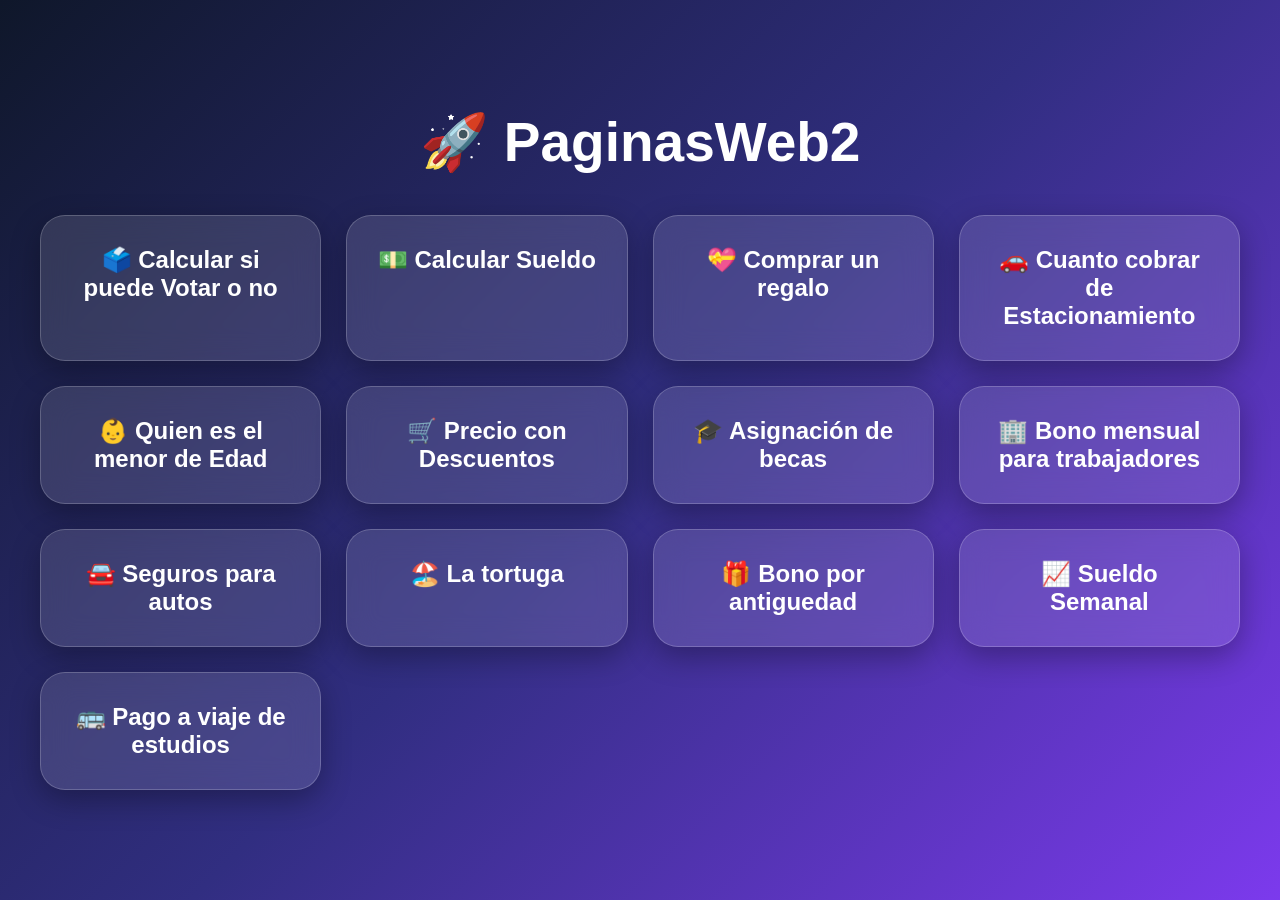
<file: PaginaWeb/index.html>
<!DOCTYPE html>
<html lang="es">

<head>
    <meta charset="UTF-8">
    <meta name="viewport" content="width=device-width, initial-scale=1.0">
    <title>PaginasWeb2</title>
    <link rel="stylesheet" href="scripts/style.css">
</head>

<body>

    <div class="contenedor">

        <h1>🚀 PaginasWeb2</h1>

        <div class="grid">

            <a href="PaginasWeb2/3.1Votación/index.html">🗳️ Calcular si puede Votar o no</a>

            <a href="PaginasWeb2/3.12Sueldo/index.html">💵 Calcular Sueldo</a>

            <a href="PaginasWeb2/3.3Febrero/indx.html">💝 Comprar un regalo</a>

            <a href="PaginasWeb2/3.4Estacionamiento/index.html">🚗 Cuanto cobrar de Estacionamiento</a>

            <a href="PaginasWeb2/3.5Edad/index.html">👶 Quien es el menor de Edad</a>

            <a href="PaginasWeb2/3.6Precio/index.html">🛒 Precio con Descuentos</a>

            <a href="PaginasWeb2/3.7Presidente/index.html">🎓 Asignación de becas</a>

            <a href="PaginasWeb2/3.8Empresa/index.html">🏢 Bono mensual para trabajadores</a>

            <a href="PaginasWeb2/3.9SegurosAutos/index.html">🚘 Seguros para autos</a>

            <a href="PaginasWeb2/3.10Vacaciones/index.html">🏖️ La tortuga</a>

            <a href="PaginasWeb2/3.11Bono/index.html">🎁 Bono por antiguedad</a>

            <a href="PaginasWeb2/3.12Sueldo/index.html">📈 Sueldo Semanal</a>

            <a href="PaginasWeb2/3.13Alumnos/index.html">🚌 Pago a viaje de estudios</a>

        </div>

    </div>

</body>

</html>
</file>
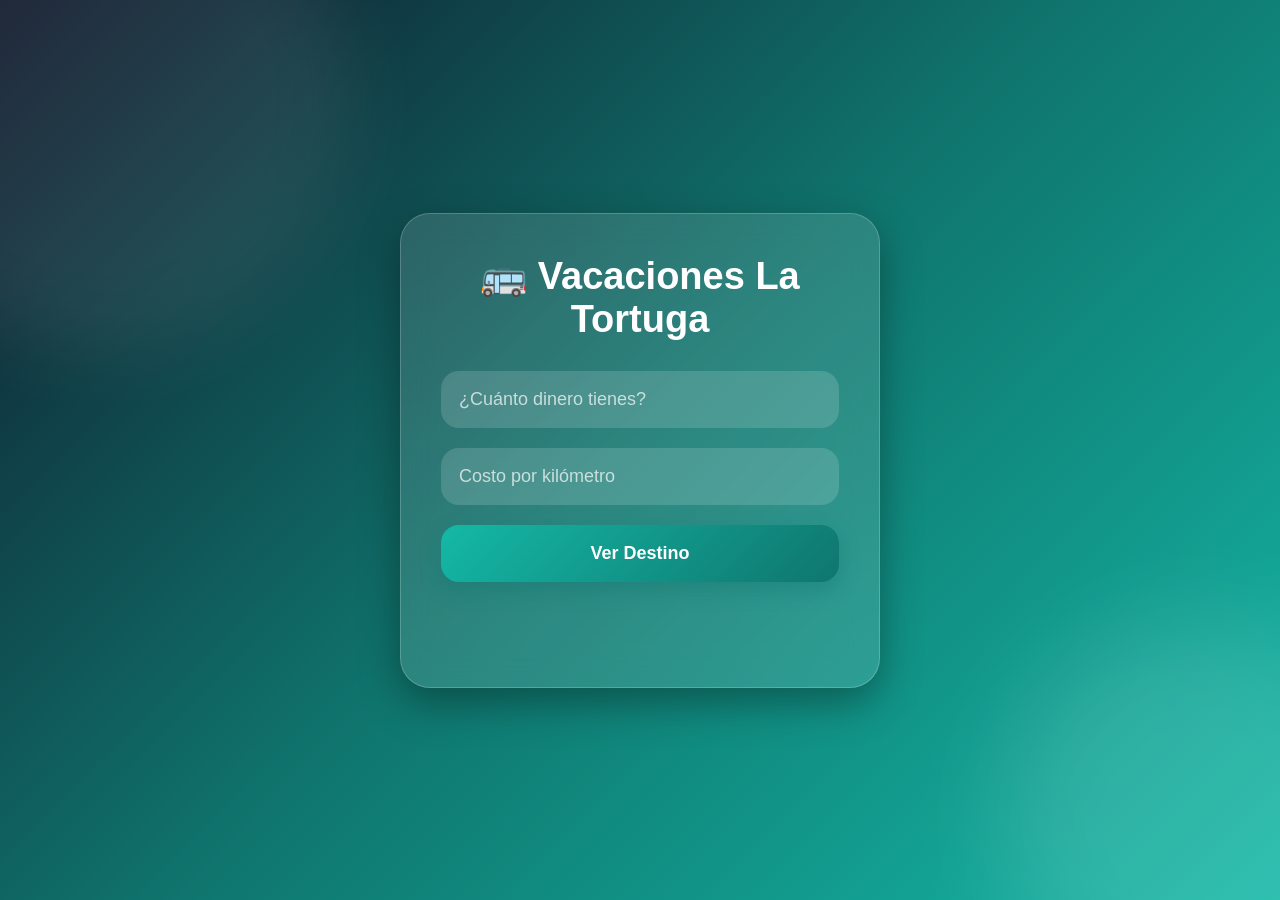
<file: PaginaWeb/PaginasWeb2/3.10Vacaciones/index.html>
<!DOCTYPE html>
<html lang="es">

<head>
    <meta charset="UTF-8">
    <meta name="viewport" content="width=device-width, initial-scale=1.0">
    <title>Vacaciones La Tortuga</title>
    <link rel="stylesheet" href="scripts/style.css">
</head>

<body>

    <div class="contenedor">

        <h1>🚌 Vacaciones La Tortuga</h1>

        <input type="number" id="dinero" placeholder="¿Cuánto dinero tienes?">

        <input type="number" id="costoKm" placeholder="Costo por kilómetro">

        <button onclick="verificarViaje()">
            Ver Destino
        </button>

        <div id="resultado"></div>

    </div>

    <script src="scripts/functions.js"></script>

</body>

</html>
</file>
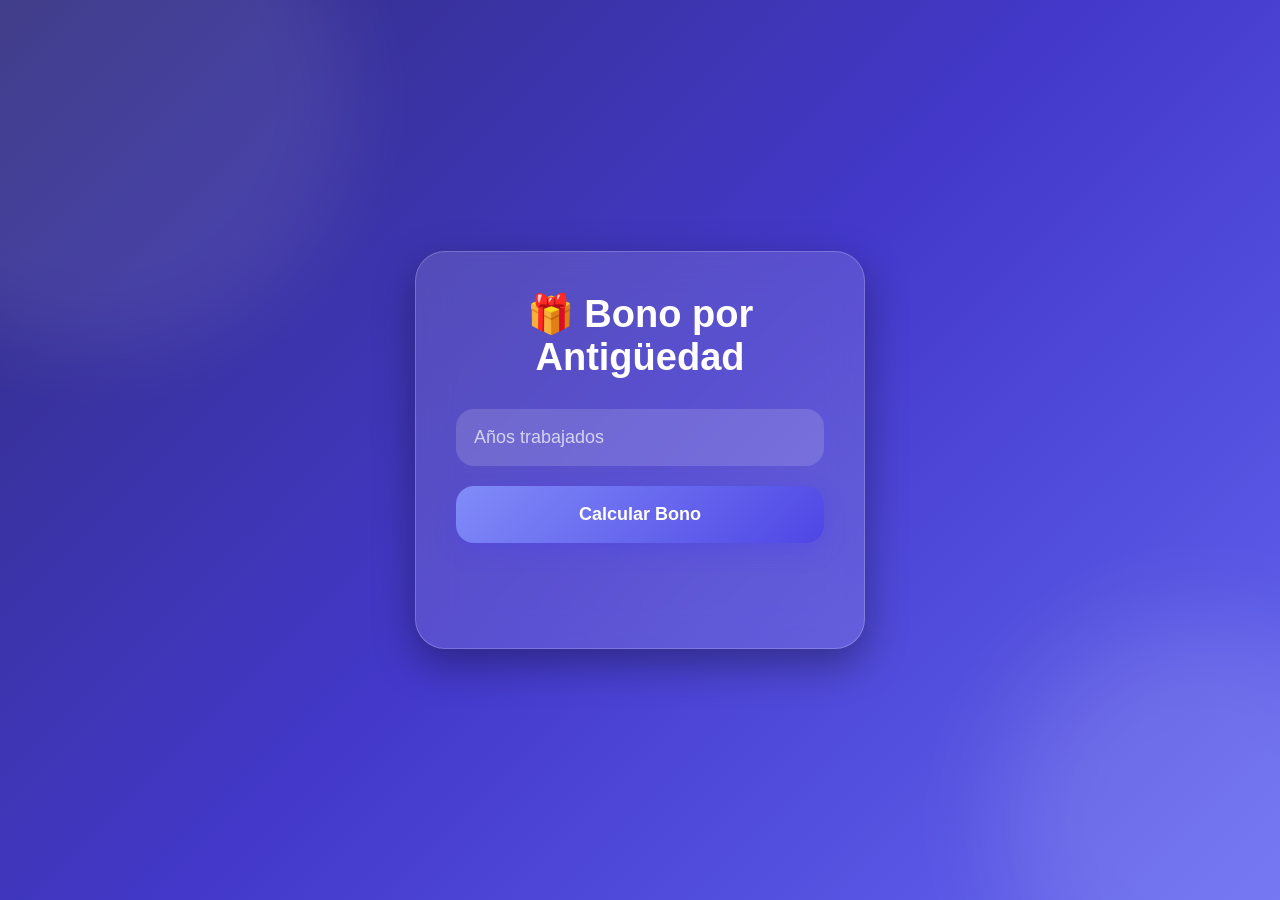
<file: PaginaWeb/PaginasWeb2/3.11Bono/index.html>
<!DOCTYPE html>
<html lang="es">

<head>
    <meta charset="UTF-8">
    <meta name="viewport" content="width=device-width, initial-scale=1.0">
    <title>Bono por Antigüedad</title>
    <link rel="stylesheet" href="scripts/style.css">
</head>

<body>

    <div class="contenedor">

        <h1>🎁 Bono por Antigüedad</h1>

        <input type="number" id="anios" placeholder="Años trabajados">

        <button onclick="calcularBono()">
            Calcular Bono
        </button>

        <div id="resultado"></div>

    </div>

    <script src="scripts/functions.js"></script>

</body>

</html>
</file>
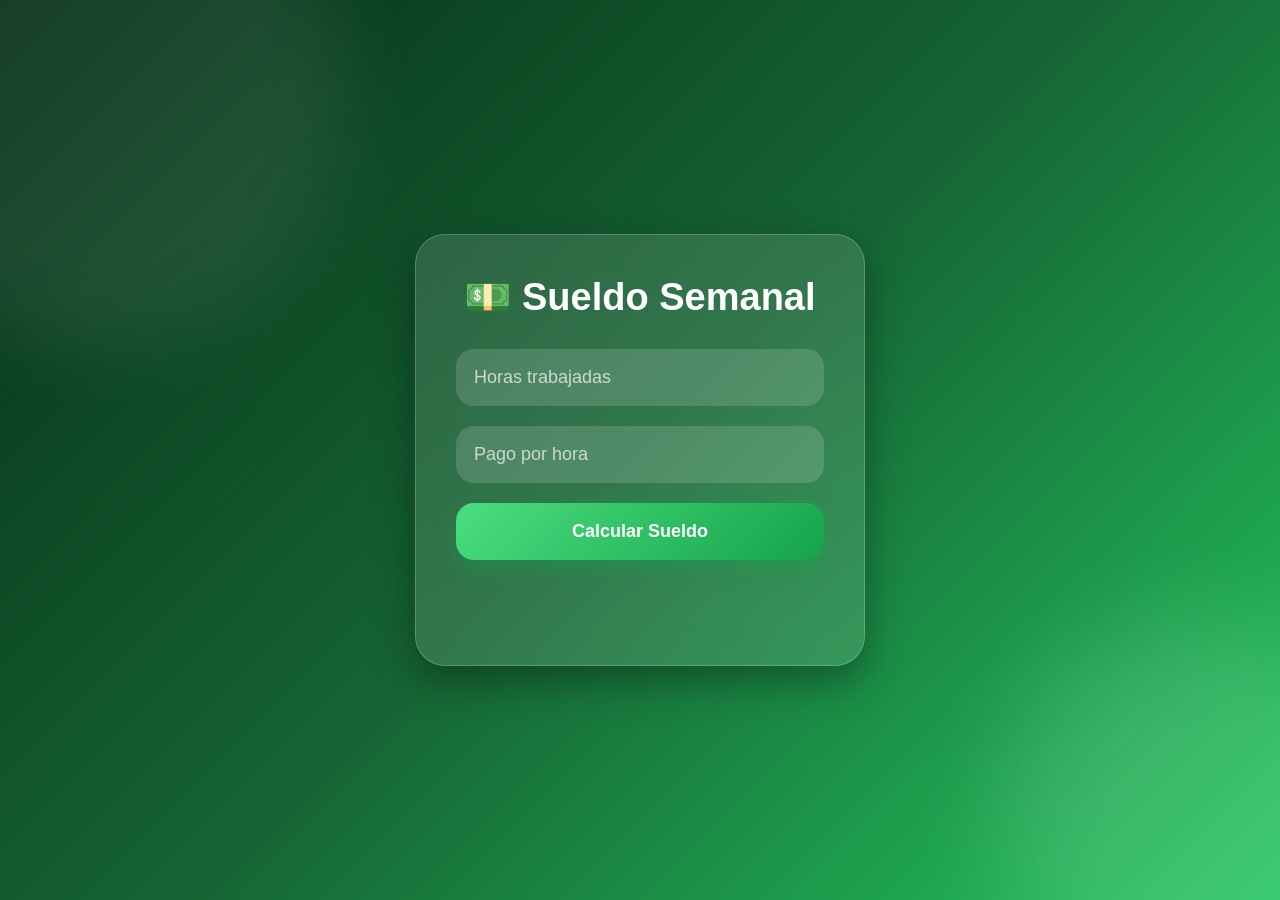
<file: PaginaWeb/PaginasWeb2/3.12Sueldo/index.html>
<!DOCTYPE html>
<html lang="es">

<head>
    <meta charset="UTF-8">
    <meta name="viewport" content="width=device-width, initial-scale=1.0">
    <title>Sueldo Semanal</title>
    <link rel="stylesheet" href="scripts/style.css">
</head>

<body>

    <div class="contenedor">

        <h1>💵 Sueldo Semanal</h1>

        <input type="number" id="horas" placeholder="Horas trabajadas">

        <input type="number" id="pago" placeholder="Pago por hora">

        <button onclick="calcularSueldo()">
            Calcular Sueldo
        </button>

        <div id="resultado"></div>

    </div>

    <script src="scripts/functions.js"></script>

</body>

</html>
</file>
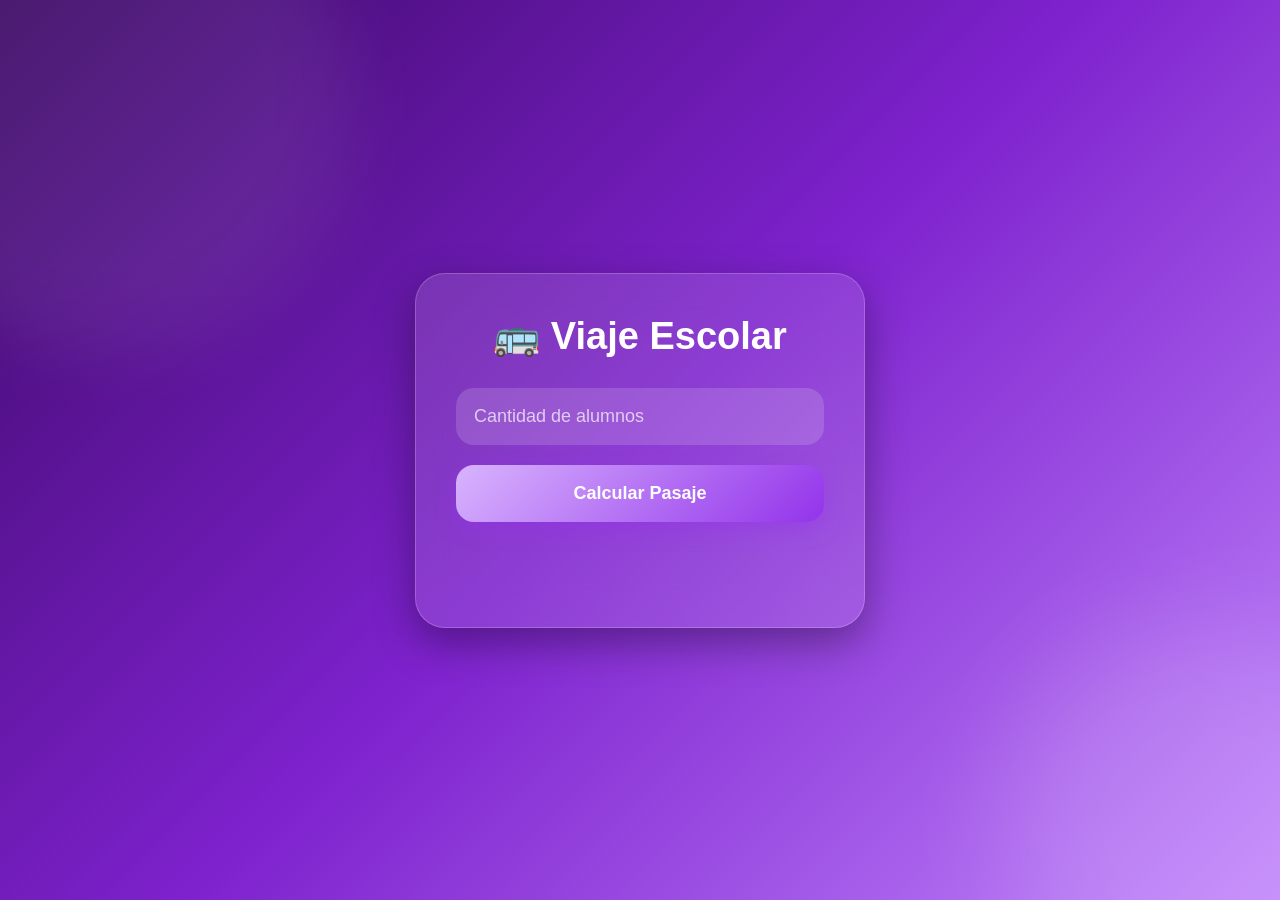
<file: PaginaWeb/PaginasWeb2/3.13Alumnos/index.html>
<!DOCTYPE html>
<html lang="es">

<head>
    <meta charset="UTF-8">
    <meta name="viewport" content="width=device-width, initial-scale=1.0">
    <title>Viaje Escolar</title>
    <link rel="stylesheet" href="scripts/style.css">
</head>

<body>

    <div class="contenedor">

        <h1>🚌 Viaje Escolar</h1>

        <input type="number" id="alumnos" placeholder="Cantidad de alumnos">

        <button onclick="calcularViaje()">
            Calcular Pasaje
        </button>

        <div id="resultado"></div>

    </div>

    <script src="scripts/functions.js"></script>

</body>

</html>
</file>
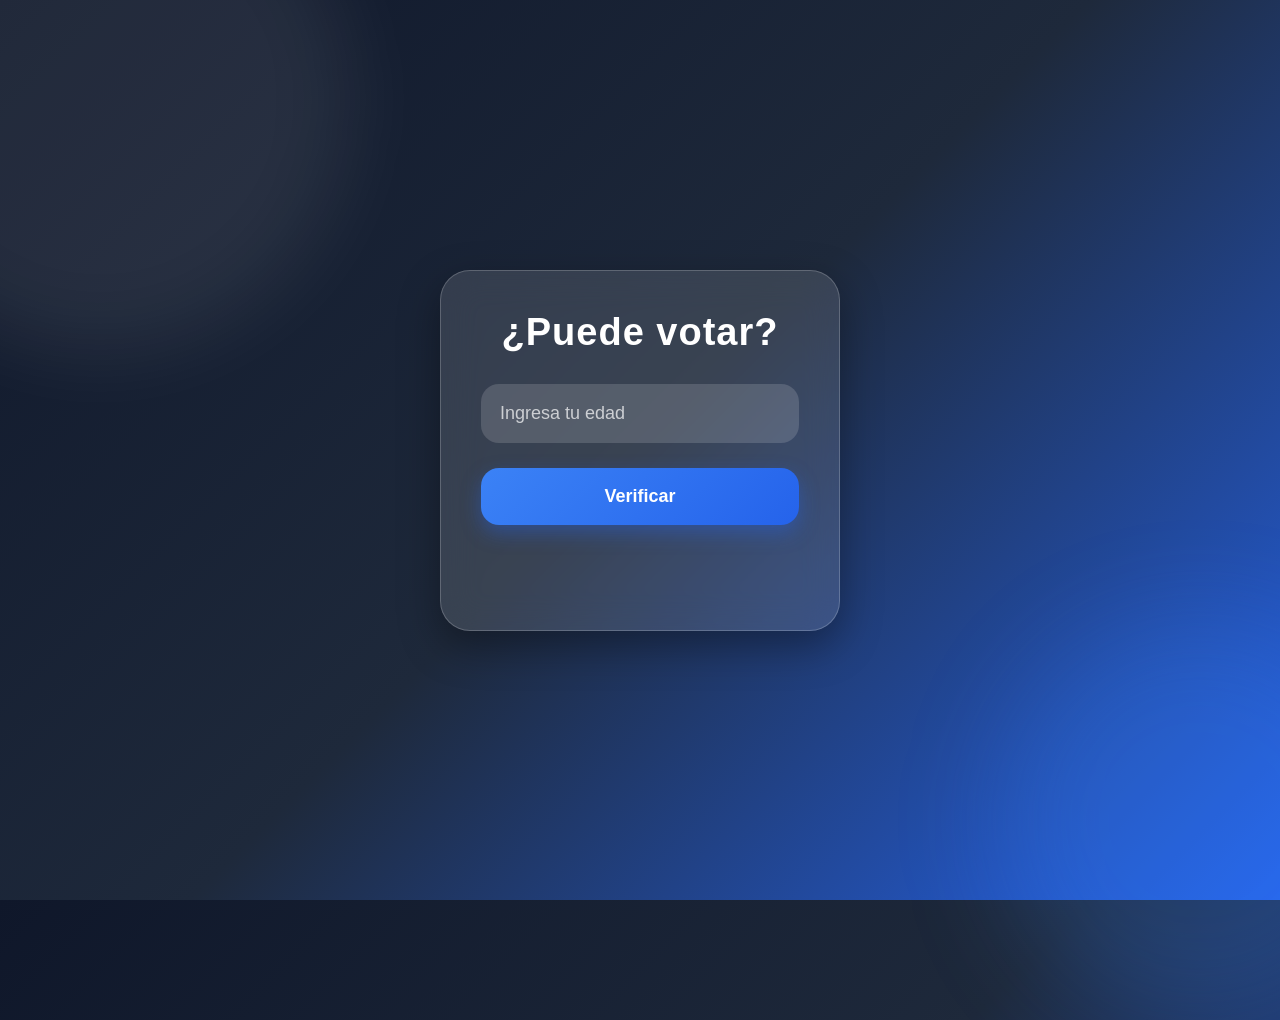
<file: PaginaWeb/PaginasWeb2/3.1Votación/index.html>
<!DOCTYPE html>
<html lang="es">

<head>
    <meta charset="UTF-8">
    <meta name="viewport" content="width=device-width, initial-scale=1.0">
    <title>Puede Votar</title>
    <link rel="stylesheet" href="scripts/style.css">
</head>

<body>

    <div class="contenedor">

        <h1>¿Puede votar?</h1>

        <input type="number" id="edad" placeholder="Ingresa tu edad">

        <button onclick="verificarEdad()">
            Verificar
        </button>

        <h2 id="resultado"></h2>

    </div>

    <script src="scripts/functions.js"></script>

</body>

</html>
</file>
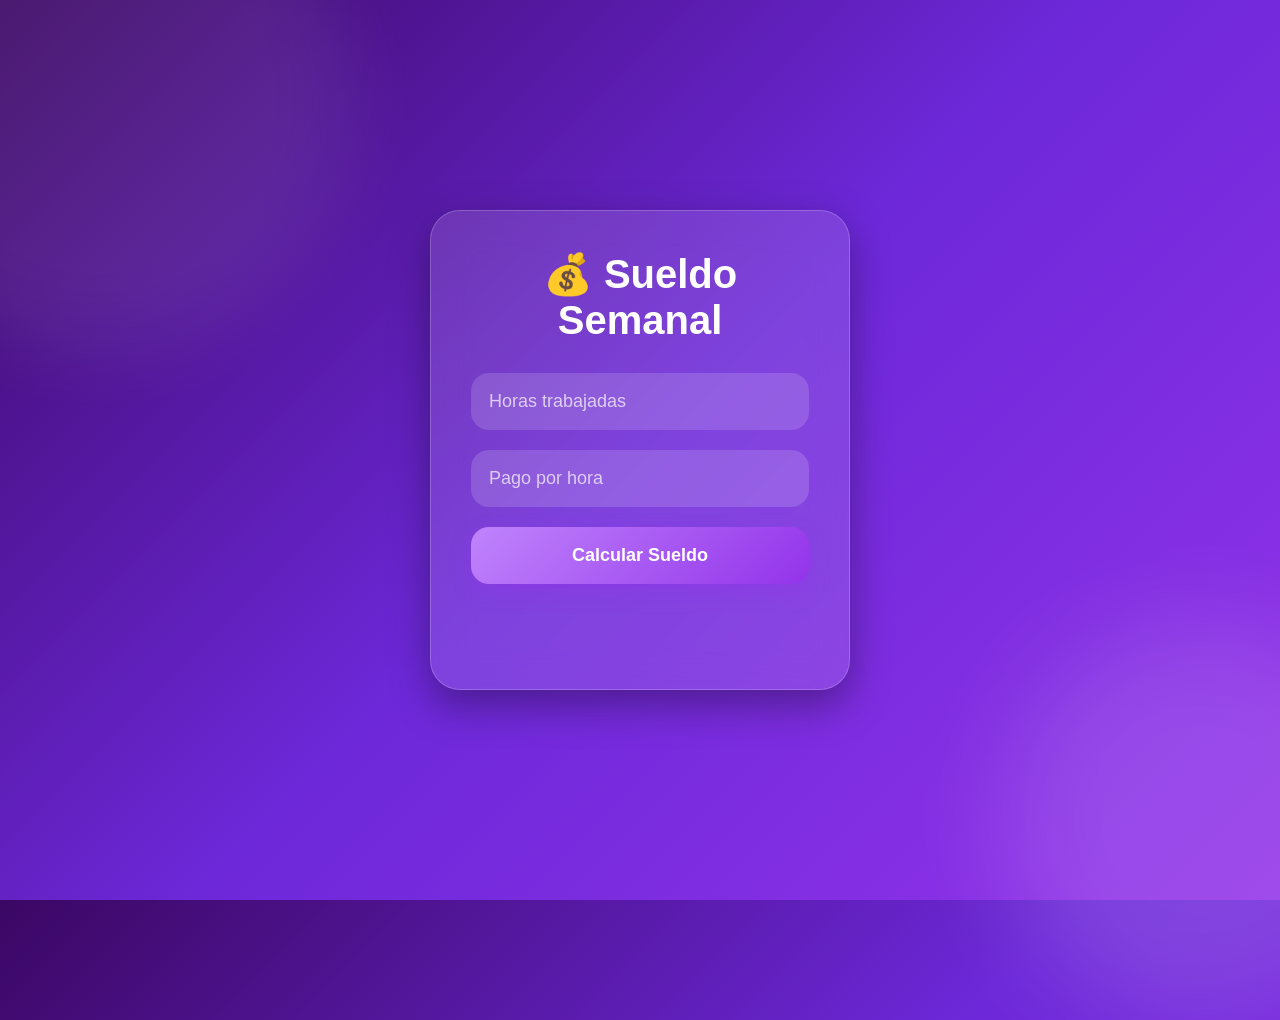
<file: PaginaWeb/PaginasWeb2/3.2Sueldo/index.html>
<!DOCTYPE html>
<html lang="es">

<head>
    <meta charset="UTF-8">
    <meta name="viewport" content="width=device-width, initial-scale=1.0">
    <title>Sueldo Semanal</title>
    <link rel="stylesheet" href="scripts/style.css">
</head>

<body>

    <div class="contenedor">

        <h1>💰 Sueldo Semanal</h1>

        <input type="number" id="horas" placeholder="Horas trabajadas">

        <input type="number" id="pago" placeholder="Pago por hora">

        <button onclick="calcularSueldo()">
            Calcular Sueldo
        </button>

        <h2 id="resultado"></h2>

    </div>

    <script src="scripts/functions.js"></script>

</body>

</html>
</file>
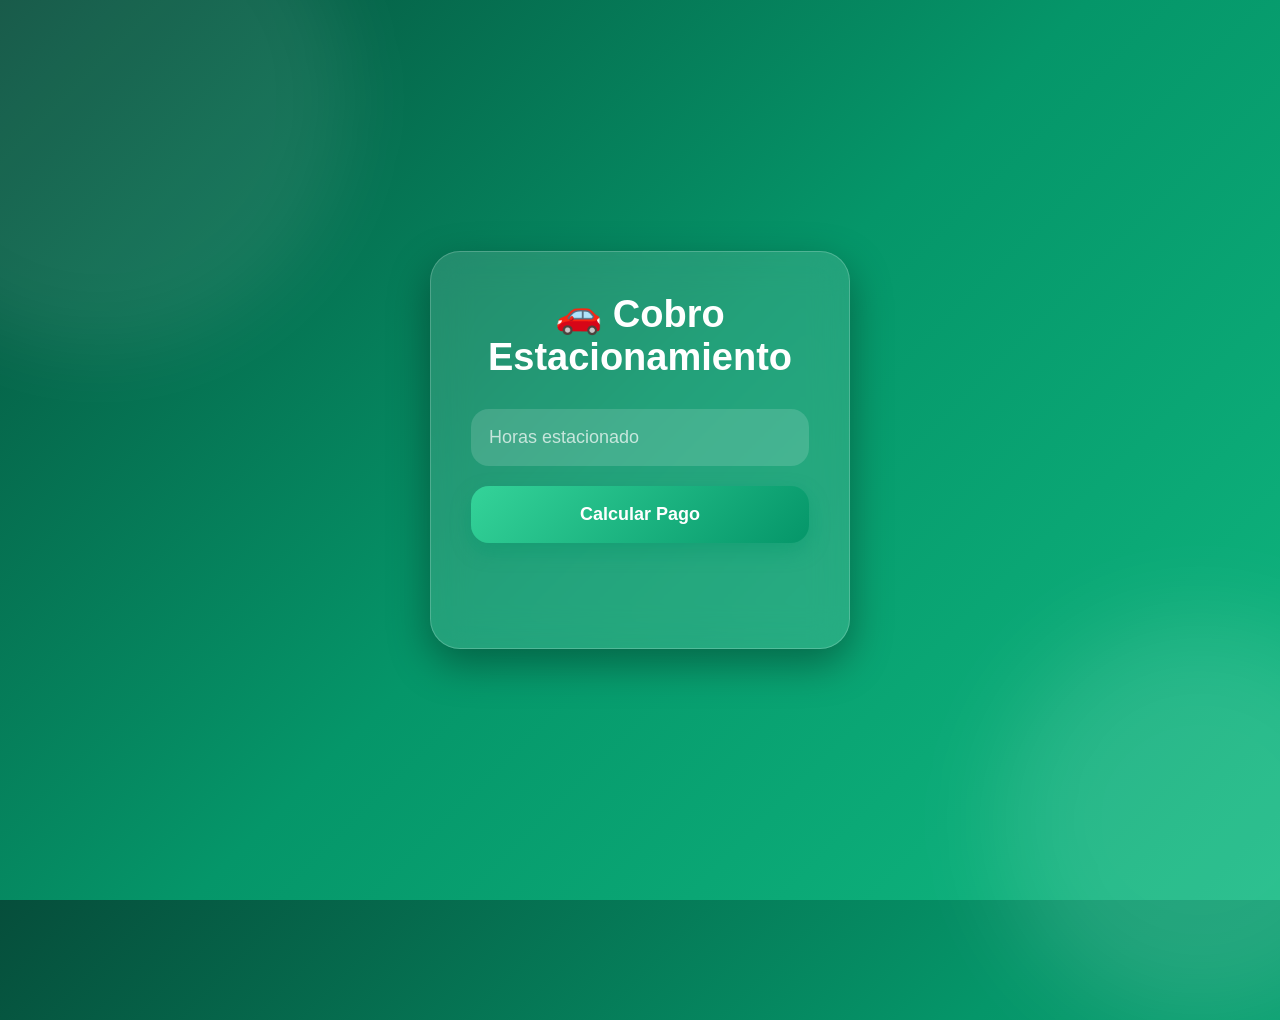
<file: PaginaWeb/PaginasWeb2/3.4Estacionamiento/index.html>
<!DOCTYPE html>
<html lang="es">

<head>
    <meta charset="UTF-8">
    <meta name="viewport" content="width=device-width, initial-scale=1.0">
    <title>Estacionamiento</title>
    <link rel="stylesheet" href="scripts/style.css">
</head>

<body>

    <div class="contenedor">

        <h1>🚗 Cobro Estacionamiento</h1>

        <input type="number" id="horas" placeholder="Horas estacionado">

        <button onclick="calcularPago()">
            Calcular Pago
        </button>

        <h2 id="resultado"></h2>

    </div>

    <script src="scripts/functions.js"></script>

</body>

</html>
</file>
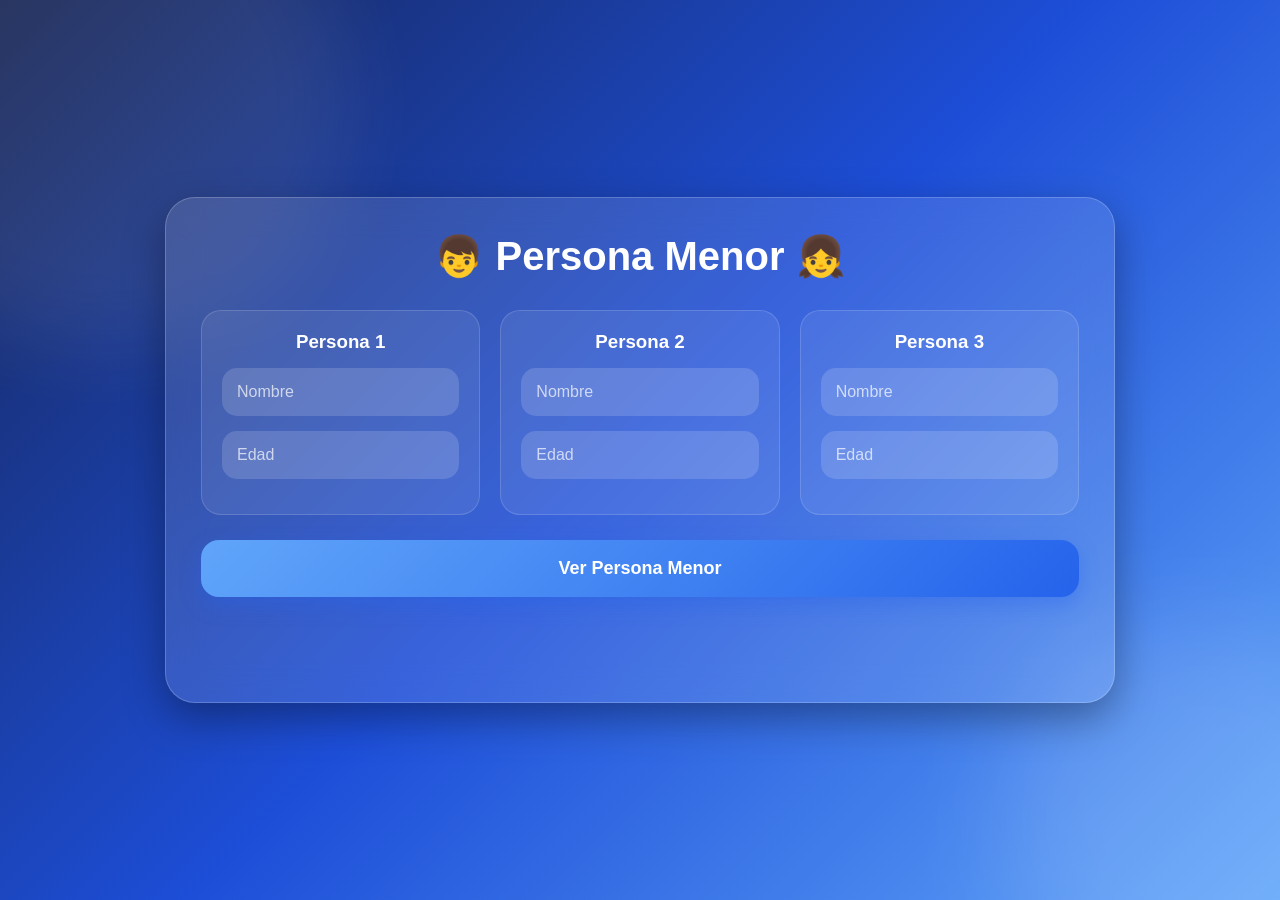
<file: PaginaWeb/PaginasWeb2/3.5Edad/index.html>
<!DOCTYPE html>
<html lang="es">

<head>
    <meta charset="UTF-8">
    <meta name="viewport" content="width=device-width, initial-scale=1.0">
    <title>Persona Menor</title>
    <link rel="stylesheet" href="scripts/style.css">
</head>

<body>

    <div class="contenedor">

        <h1>👦 Persona Menor 👧</h1>

        <div class="formulario">

            <div class="persona">
                <h3>Persona 1</h3>
                <input type="text" id="nombre1" placeholder="Nombre">
                <input type="number" id="edad1" placeholder="Edad">
            </div>

            <div class="persona">
                <h3>Persona 2</h3>
                <input type="text" id="nombre2" placeholder="Nombre">
                <input type="number" id="edad2" placeholder="Edad">
            </div>

            <div class="persona">
                <h3>Persona 3</h3>
                <input type="text" id="nombre3" placeholder="Nombre">
                <input type="number" id="edad3" placeholder="Edad">
            </div>

        </div>

        <button onclick="verificarMenor()">
            Ver Persona Menor
        </button>

        <h2 id="resultado"></h2>

    </div>

    <script src="scripts/functions.js"></script>

</body>

</html>
</file>
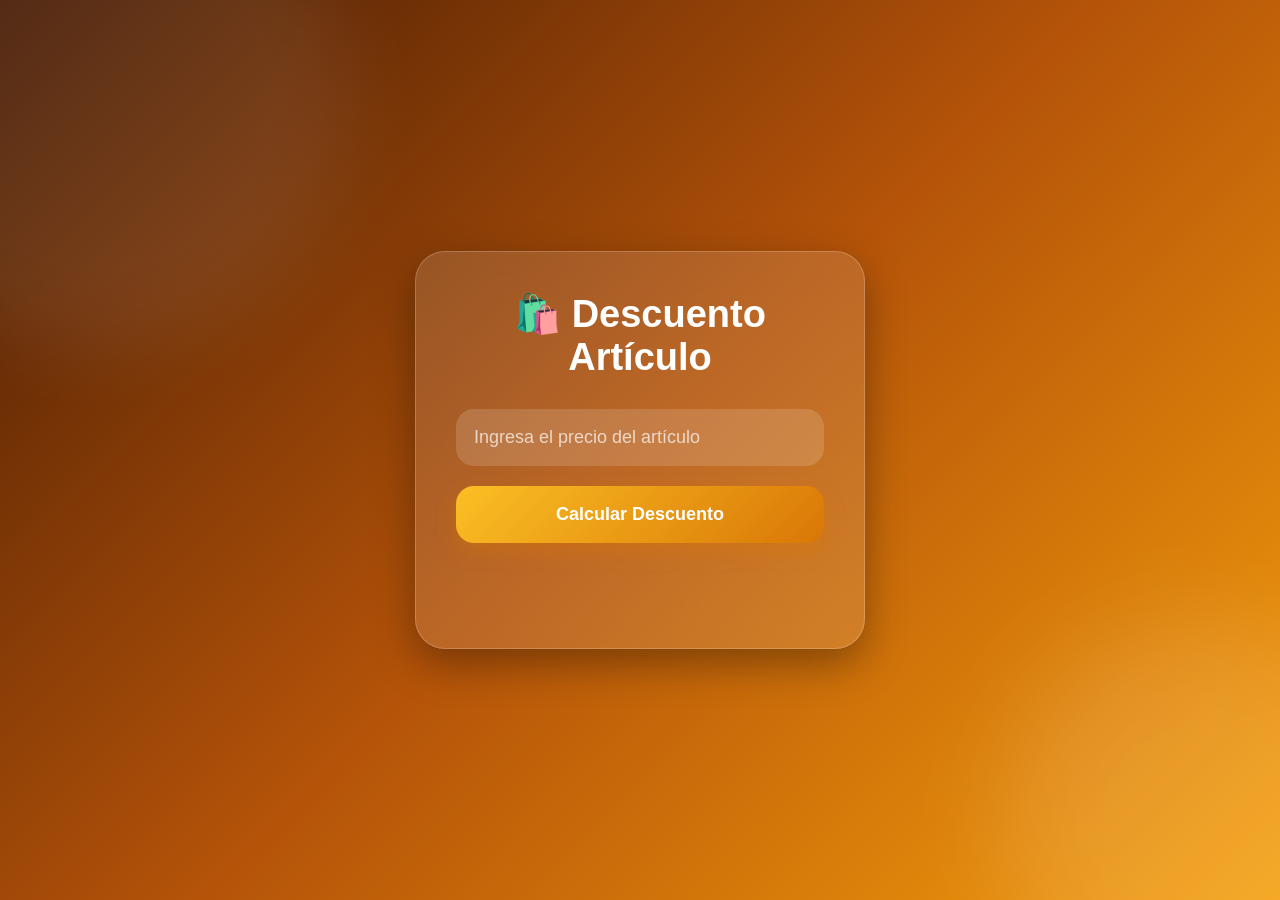
<file: PaginaWeb/PaginasWeb2/3.6Precio/index.html>
<!DOCTYPE html>
<html lang="es">

<head>
    <meta charset="UTF-8">
    <meta name="viewport" content="width=device-width, initial-scale=1.0">
    <title>Descuento Artículo</title>
    <link rel="stylesheet" href="scripts/style.css">
</head>

<body>

    <div class="contenedor">

        <h1>🛍️ Descuento Artículo</h1>

        <input type="number" id="precio" placeholder="Ingresa el precio del artículo">

        <button onclick="calcularDescuento()">
            Calcular Descuento
        </button>

        <div id="resultado"></div>

    </div>

    <script src="scripts/functions.js"></script>

</body>

</html>
</file>
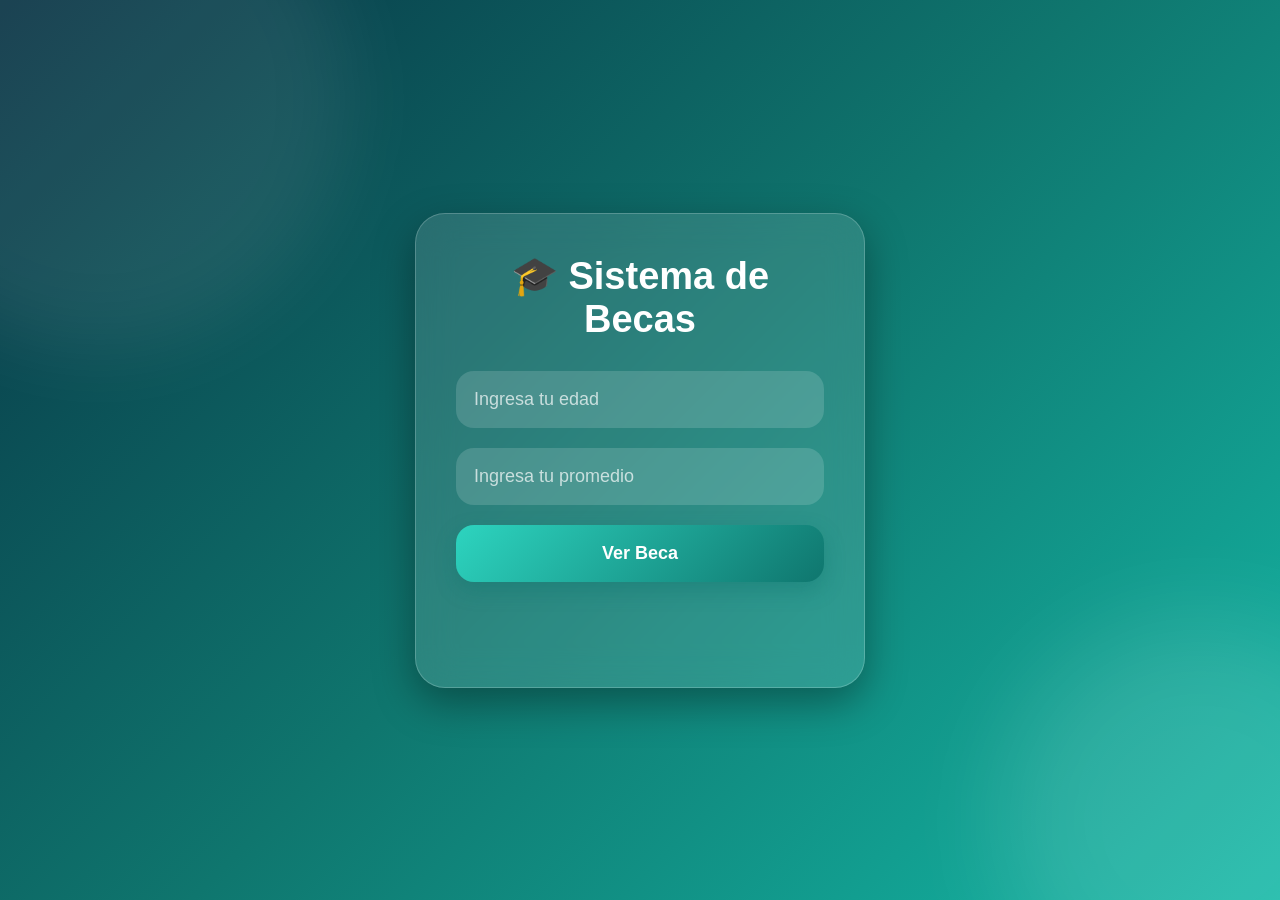
<file: PaginaWeb/PaginasWeb2/3.7Presidente/index.html>
<!DOCTYPE html>
<html lang="es">

<head>
    <meta charset="UTF-8">
    <meta name="viewport" content="width=device-width, initial-scale=1.0">
    <title>Sistema de Becas</title>
    <link rel="stylesheet" href="scripts/style.css">
</head>

<body>

    <div class="contenedor">

        <h1>🎓 Sistema de Becas</h1>

        <input type="number" id="edad" placeholder="Ingresa tu edad">

        <input type="number" step="0.1" id="promedio" placeholder="Ingresa tu promedio">

        <button onclick="calcularBeca()">
            Ver Beca
        </button>

        <div id="resultado"></div>

    </div>

    <script src="scripts/functions.js"></script>

</body>

</html>
</file>
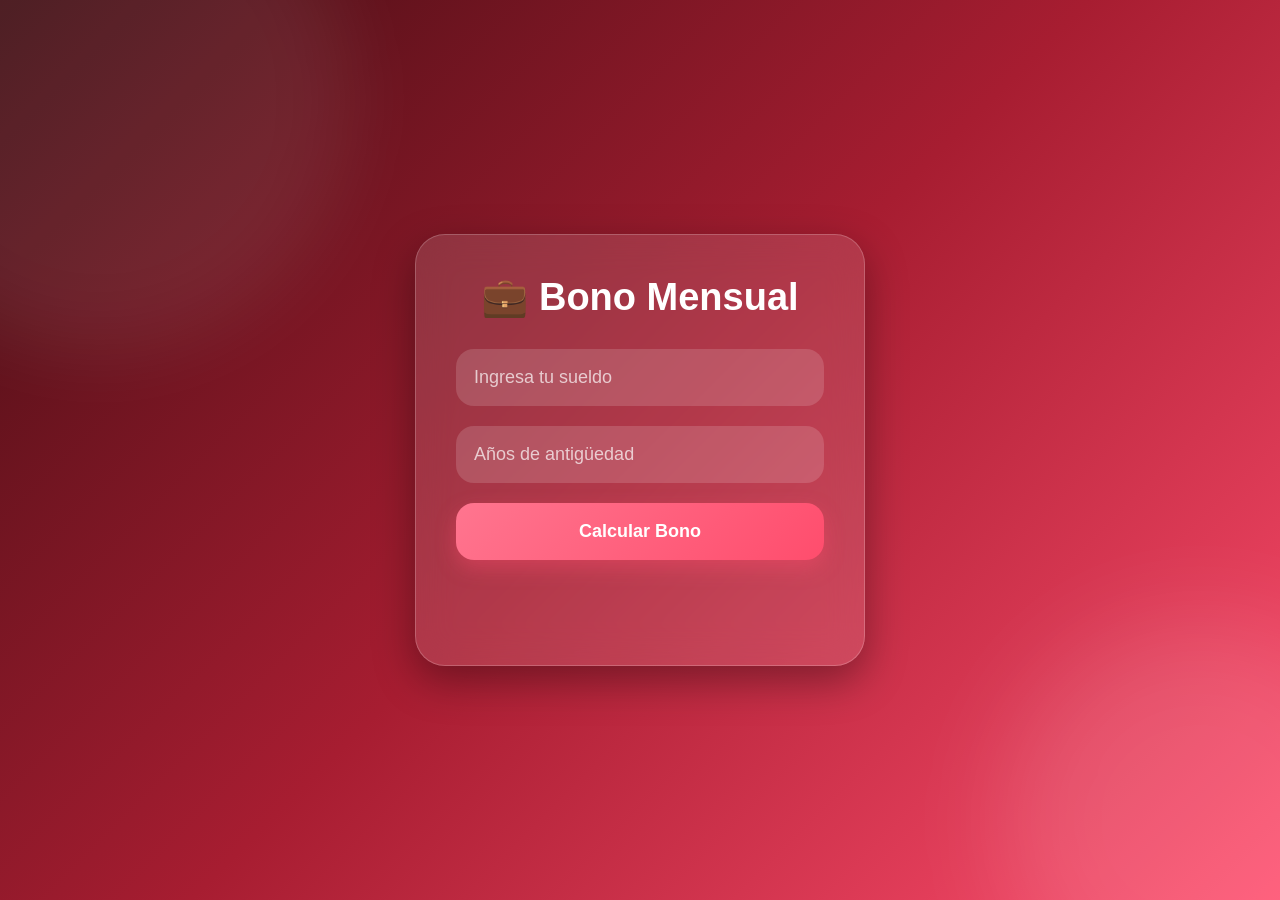
<file: PaginaWeb/PaginasWeb2/3.8Empresa/index.html>
<!DOCTYPE html>
<html lang="es">

<head>
    <meta charset="UTF-8">
    <meta name="viewport" content="width=device-width, initial-scale=1.0">
    <title>Bono Trabajador</title>
    <link rel="stylesheet" href="scripts/stytle.css">
</head>

<body>

    <div class="contenedor">

        <h1>💼 Bono Mensual</h1>

        <input type="number" id="sueldo" placeholder="Ingresa tu sueldo">

        <input type="number" id="antiguedad" placeholder="Años de antigüedad">

        <button onclick="calcularBono()">
            Calcular Bono
        </button>

        <div id="resultado"></div>

    </div>

    <script src="scripts/functions.js"></script>

</body>

</html>
</file>
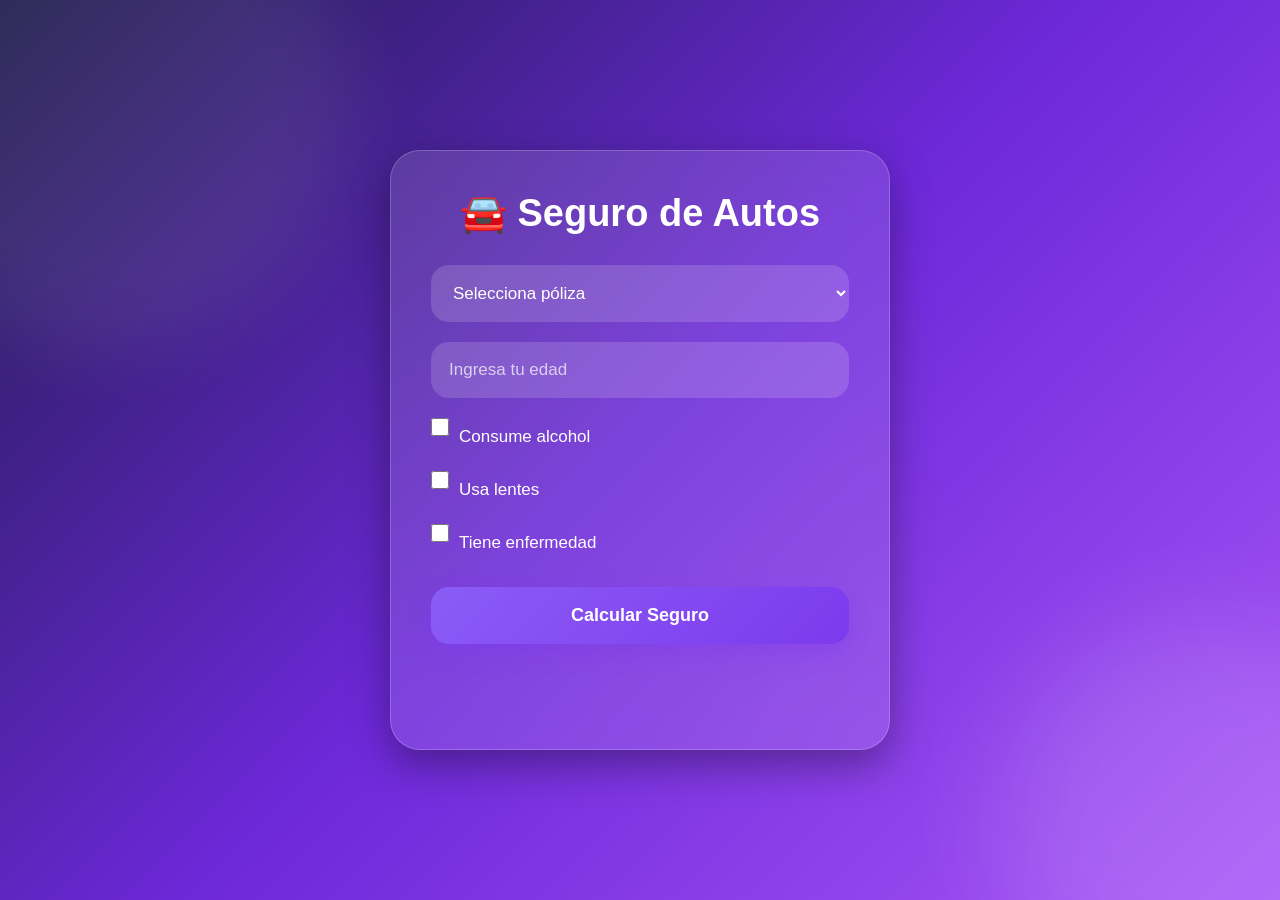
<file: PaginaWeb/PaginasWeb2/3.9SegurosAutos/index.html>
<!DOCTYPE html>
<html lang="es">

<head>
    <meta charset="UTF-8">
    <meta name="viewport" content="width=device-width, initial-scale=1.0">
    <title>Seguro de Autos</title>
    <link rel="stylesheet" href="scripts/style.css">
</head>

<body>

    <div class="contenedor">

        <h1>🚘 Seguro de Autos</h1>

        <select id="poliza">
            <option value="">Selecciona póliza</option>
            <option value="A">Cobertura Amplia (A)</option>
            <option value="B">Daños a Terceros (B)</option>
        </select>

        <input type="number" id="edad" placeholder="Ingresa tu edad">

        <div class="checks">

            <label>
                <input type="checkbox" id="alcohol">
                Consume alcohol
            </label>

            <label>
                <input type="checkbox" id="lentes">
                Usa lentes
            </label>

            <label>
                <input type="checkbox" id="enfermedad">
                Tiene enfermedad
            </label>

        </div>

        <button onclick="calcularSeguro()">
            Calcular Seguro
        </button>

        <div id="resultado"></div>

    </div>

    <script src="scripts/functions.js"></script>

</body>

</html>
</file>
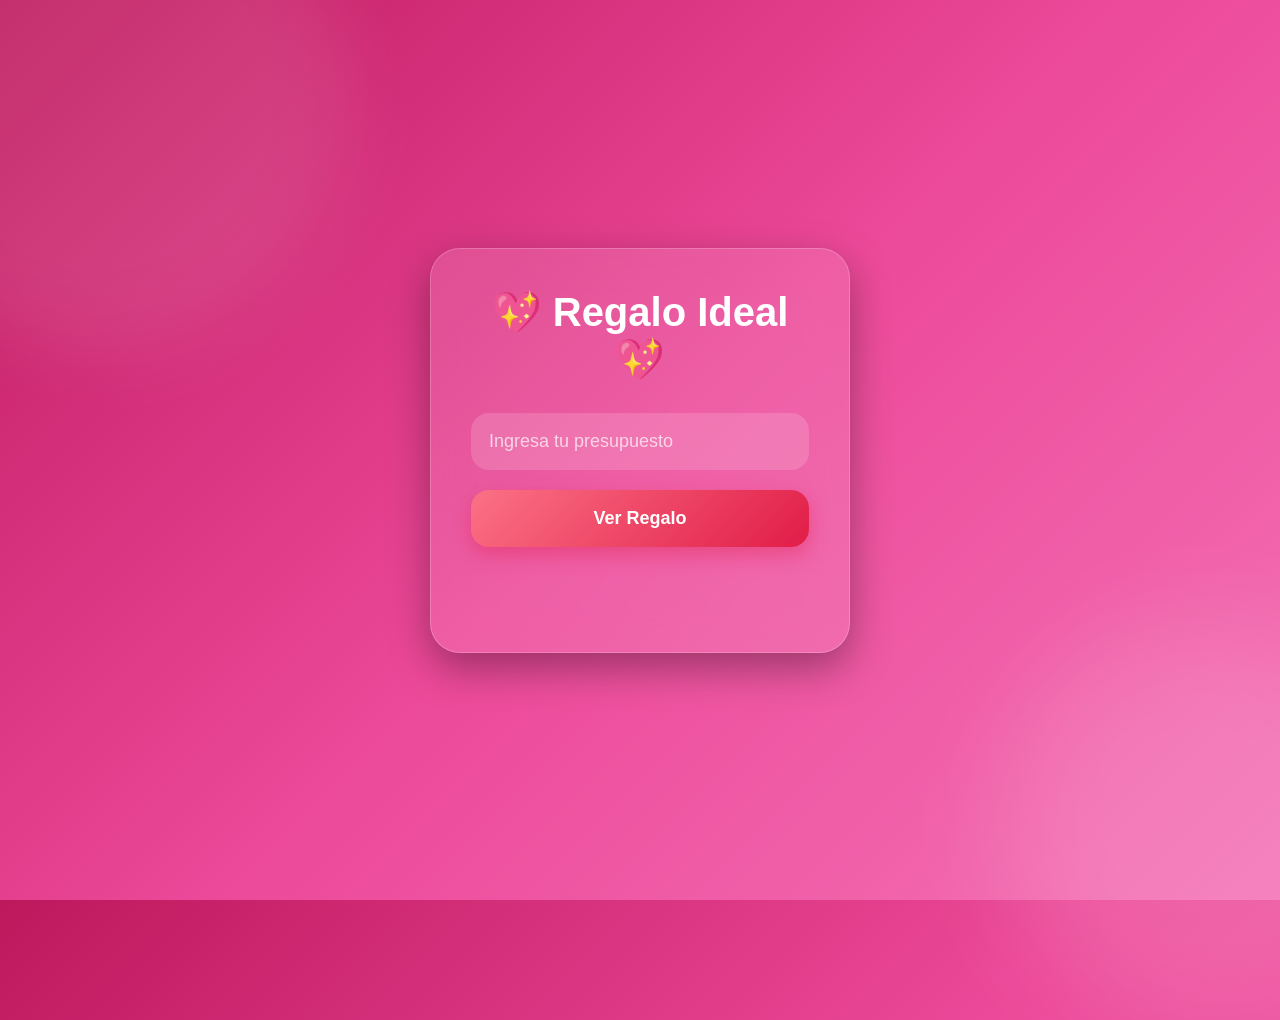
<file: PaginaWeb/PaginasWeb2/3.3Febrero/indx.html>
<!DOCTYPE html>
<html lang="es">

<head>
    <meta charset="UTF-8">
    <meta name="viewport" content="width=device-width, initial-scale=1.0">
    <title>Regalo 14 de Febrero</title>
    <link rel="stylesheet" href="scripts/style.css">
</head>

<body>

    <div class="contenedor">

        <h1>💖 Regalo Ideal 💖</h1>

        <input type="number" id="dinero" placeholder="Ingresa tu presupuesto">

        <button onclick="verificarRegalo()">
            Ver Regalo
        </button>

        <h2 id="resultado"></h2>

    </div>

    <script src="scripts/functions.js"></script>

</body>

</html>
</file>
<file: PaginaWeb/scripts/style.css>
* {
    margin: 0;
    padding: 0;
    box-sizing: border-box;
    font-family: 'Poppins', sans-serif;
}

body {
    min-height: 100vh;
    background: linear-gradient(135deg, #0f172a, #312e81, #7c3aed);
    display: flex;
    justify-content: center;
    align-items: center;
    padding: 40px;
}

.contenedor {
    width: 100%;
    max-width: 1200px;
}

h1 {
    color: white;
    text-align: center;
    margin-bottom: 40px;
    font-size: 55px;
}

.grid {
    display: grid;
    grid-template-columns: repeat(auto-fit, minmax(250px, 1fr));
    gap: 25px;
}

.grid a {
    text-decoration: none;
    color: white;
    background: rgba(255, 255, 255, 0.12);
    padding: 30px;
    border-radius: 25px;
    text-align: center;
    font-size: 24px;
    font-weight: bold;
    backdrop-filter: blur(15px);
    border: 1px solid rgba(255, 255, 255, 0.2);
    transition: 0.3s;
    box-shadow: 0 10px 30px rgba(0, 0, 0, 0.3);
}

.grid a:hover {
    transform: translateY(-8px) scale(1.03);
    background: rgba(255, 255, 255, 0.18);
}
</file>
<file: PaginaWeb/PaginasWeb2/3.10Vacaciones/scripts/style.css>
* {
    margin: 0;
    padding: 0;
    box-sizing: border-box;
    font-family: 'Poppins', sans-serif;
}

body {
    min-height: 100vh;
    display: flex;
    justify-content: center;
    align-items: center;
    background: linear-gradient(135deg, #0f172a, #0f766e, #14b8a6);
    padding: 30px;
    overflow-y: auto;
}

body::before {
    content: "";
    position: fixed;
    width: 500px;
    height: 500px;
    background: rgba(255, 255, 255, 0.08);
    border-radius: 50%;
    top: -150px;
    left: -150px;
    filter: blur(40px);
}

body::after {
    content: "";
    position: fixed;
    width: 400px;
    height: 400px;
    background: rgba(255, 255, 255, 0.12);
    border-radius: 50%;
    bottom: -120px;
    right: -120px;
    filter: blur(50px);
}

.contenedor {
    position: relative;
    z-index: 10;
    width: 100%;
    max-width: 480px;
    padding: 40px;
    border-radius: 30px;
    background: rgba(255, 255, 255, 0.12);
    backdrop-filter: blur(18px);
    border: 1px solid rgba(255, 255, 255, 0.2);
    box-shadow: 0 15px 40px rgba(0, 0, 0, 0.35);
    text-align: center;
    animation: aparecer 1s ease;
}

@keyframes aparecer {
    from {
        opacity: 0;
        transform: translateY(30px);
    }

    to {
        opacity: 1;
        transform: translateY(0);
    }
}

h1 {
    color: white;
    margin-bottom: 30px;
    font-size: 38px;
}

input {
    width: 100%;
    padding: 18px;
    margin-bottom: 20px;
    border: none;
    outline: none;
    border-radius: 18px;
    background: rgba(255, 255, 255, 0.15);
    color: white;
    font-size: 18px;
    transition: 0.3s;
}

input::placeholder {
    color: rgba(255, 255, 255, 0.7);
}

input:focus {
    transform: scale(1.02);
    background: rgba(255, 255, 255, 0.2);
}

button {
    width: 100%;
    padding: 18px;
    border: none;
    border-radius: 18px;
    background: linear-gradient(135deg, #14b8a6, #0f766e);
    color: white;
    font-size: 18px;
    font-weight: bold;
    cursor: pointer;
    transition: 0.3s;
    box-shadow: 0 8px 20px rgba(15, 118, 110, 0.4);
}

button:hover {
    transform: translateY(-3px);
    box-shadow: 0 12px 25px rgba(15, 118, 110, 0.5);
}

#resultado {
    margin-top: 25px;
    font-size: 28px;
    color: white;
    font-weight: bold;
    min-height: 40px;
}
</file>
<file: PaginaWeb/PaginasWeb2/3.11Bono/scripts/style.css>
* {
    margin: 0;
    padding: 0;
    box-sizing: border-box;
    font-family: 'Poppins', sans-serif;
}

body {
    min-height: 100vh;
    display: flex;
    justify-content: center;
    align-items: center;
    background: linear-gradient(135deg, #312e81, #4338ca, #6366f1);
    padding: 30px;
    overflow-y: auto;
}

body::before {
    content: "";
    position: fixed;
    width: 500px;
    height: 500px;
    background: rgba(255, 255, 255, 0.08);
    border-radius: 50%;
    top: -150px;
    left: -150px;
    filter: blur(40px);
}

body::after {
    content: "";
    position: fixed;
    width: 400px;
    height: 400px;
    background: rgba(255, 255, 255, 0.12);
    border-radius: 50%;
    bottom: -120px;
    right: -120px;
    filter: blur(50px);
}

.contenedor {
    position: relative;
    z-index: 10;
    width: 100%;
    max-width: 450px;
    padding: 40px;
    border-radius: 30px;
    background: rgba(255, 255, 255, 0.12);
    backdrop-filter: blur(18px);
    border: 1px solid rgba(255, 255, 255, 0.2);
    box-shadow: 0 15px 40px rgba(0, 0, 0, 0.35);
    text-align: center;
    animation: aparecer 1s ease;
}

@keyframes aparecer {
    from {
        opacity: 0;
        transform: translateY(30px);
    }

    to {
        opacity: 1;
        transform: translateY(0);
    }
}

h1 {
    color: white;
    margin-bottom: 30px;
    font-size: 38px;
}

input {
    width: 100%;
    padding: 18px;
    margin-bottom: 20px;
    border: none;
    outline: none;
    border-radius: 18px;
    background: rgba(255, 255, 255, 0.15);
    color: white;
    font-size: 18px;
    transition: 0.3s;
}

input::placeholder {
    color: rgba(255, 255, 255, 0.7);
}

input:focus {
    transform: scale(1.02);
    background: rgba(255, 255, 255, 0.2);
}

button {
    width: 100%;
    padding: 18px;
    border: none;
    border-radius: 18px;
    background: linear-gradient(135deg, #818cf8, #4f46e5);
    color: white;
    font-size: 18px;
    font-weight: bold;
    cursor: pointer;
    transition: 0.3s;
    box-shadow: 0 8px 20px rgba(79, 70, 229, 0.4);
}

button:hover {
    transform: translateY(-3px);
    box-shadow: 0 12px 25px rgba(79, 70, 229, 0.5);
}

#resultado {
    margin-top: 25px;
    font-size: 28px;
    color: white;
    font-weight: bold;
    min-height: 40px;
}
</file>
<file: PaginaWeb/PaginasWeb2/3.12Sueldo/scripts/style.css>
* {
    margin: 0;
    padding: 0;
    box-sizing: border-box;
    font-family: 'Poppins', sans-serif;
}

body {
    min-height: 100vh;
    display: flex;
    justify-content: center;
    align-items: center;
    background: linear-gradient(135deg, #052e16, #166534, #22c55e);
    padding: 30px;
    overflow-y: auto;
}

body::before {
    content: "";
    position: fixed;
    width: 500px;
    height: 500px;
    background: rgba(255, 255, 255, 0.08);
    border-radius: 50%;
    top: -150px;
    left: -150px;
    filter: blur(40px);
}

body::after {
    content: "";
    position: fixed;
    width: 400px;
    height: 400px;
    background: rgba(255, 255, 255, 0.12);
    border-radius: 50%;
    bottom: -120px;
    right: -120px;
    filter: blur(50px);
}

.contenedor {
    position: relative;
    z-index: 10;
    width: 100%;
    max-width: 450px;
    padding: 40px;
    border-radius: 30px;
    background: rgba(255, 255, 255, 0.12);
    backdrop-filter: blur(18px);
    border: 1px solid rgba(255, 255, 255, 0.2);
    box-shadow: 0 15px 40px rgba(0, 0, 0, 0.35);
    text-align: center;
    animation: aparecer 1s ease;
}

@keyframes aparecer {
    from {
        opacity: 0;
        transform: translateY(30px);
    }

    to {
        opacity: 1;
        transform: translateY(0);
    }
}

h1 {
    color: white;
    margin-bottom: 30px;
    font-size: 38px;
}

input {
    width: 100%;
    padding: 18px;
    margin-bottom: 20px;
    border: none;
    outline: none;
    border-radius: 18px;
    background: rgba(255, 255, 255, 0.15);
    color: white;
    font-size: 18px;
    transition: 0.3s;
}

input::placeholder {
    color: rgba(255, 255, 255, 0.7);
}

input:focus {
    transform: scale(1.02);
    background: rgba(255, 255, 255, 0.2);
}

button {
    width: 100%;
    padding: 18px;
    border: none;
    border-radius: 18px;
    background: linear-gradient(135deg, #4ade80, #16a34a);
    color: white;
    font-size: 18px;
    font-weight: bold;
    cursor: pointer;
    transition: 0.3s;
    box-shadow: 0 8px 20px rgba(22, 163, 74, 0.4);
}

button:hover {
    transform: translateY(-3px);
    box-shadow: 0 12px 25px rgba(22, 163, 74, 0.5);
}

#resultado {
    margin-top: 25px;
    font-size: 28px;
    color: white;
    font-weight: bold;
    min-height: 40px;
}
</file>
<file: PaginaWeb/PaginasWeb2/3.13Alumnos/scripts/style.css>
* {
    margin: 0;
    padding: 0;
    box-sizing: border-box;
    font-family: 'Poppins', sans-serif;
}

body {
    min-height: 100vh;
    display: flex;
    justify-content: center;
    align-items: center;
    background: linear-gradient(135deg, #3b0764, #7e22ce, #c084fc);
    padding: 30px;
    overflow-y: auto;
}

body::before {
    content: "";
    position: fixed;
    width: 500px;
    height: 500px;
    background: rgba(255, 255, 255, 0.08);
    border-radius: 50%;
    top: -150px;
    left: -150px;
    filter: blur(40px);
}

body::after {
    content: "";
    position: fixed;
    width: 400px;
    height: 400px;
    background: rgba(255, 255, 255, 0.12);
    border-radius: 50%;
    bottom: -120px;
    right: -120px;
    filter: blur(50px);
}

.contenedor {
    position: relative;
    z-index: 10;
    width: 100%;
    max-width: 450px;
    padding: 40px;
    border-radius: 30px;
    background: rgba(255, 255, 255, 0.12);
    backdrop-filter: blur(18px);
    border: 1px solid rgba(255, 255, 255, 0.2);
    box-shadow: 0 15px 40px rgba(0, 0, 0, 0.35);
    text-align: center;
    animation: aparecer 1s ease;
}

@keyframes aparecer {
    from {
        opacity: 0;
        transform: translateY(30px);
    }

    to {
        opacity: 1;
        transform: translateY(0);
    }
}

h1 {
    color: white;
    margin-bottom: 30px;
    font-size: 38px;
}

input {
    width: 100%;
    padding: 18px;
    margin-bottom: 20px;
    border: none;
    outline: none;
    border-radius: 18px;
    background: rgba(255, 255, 255, 0.15);
    color: white;
    font-size: 18px;
    transition: 0.3s;
}

input::placeholder {
    color: rgba(255, 255, 255, 0.7);
}

input:focus {
    transform: scale(1.02);
    background: rgba(255, 255, 255, 0.2);
}

button {
    width: 100%;
    padding: 18px;
    border: none;
    border-radius: 18px;
    background: linear-gradient(135deg, #d8b4fe, #9333ea);
    color: white;
    font-size: 18px;
    font-weight: bold;
    cursor: pointer;
    transition: 0.3s;
    box-shadow: 0 8px 20px rgba(147, 51, 234, 0.4);
}

button:hover {
    transform: translateY(-3px);
    box-shadow: 0 12px 25px rgba(147, 51, 234, 0.5);
}

#resultado {
    margin-top: 25px;
    font-size: 26px;
    color: white;
    font-weight: bold;
    min-height: 40px;
}
</file>
<file: PaginaWeb/PaginasWeb2/3.1Votación/scripts/style.css>
* {
    margin: 0;
    padding: 0;
    box-sizing: border-box;
    font-family: 'Poppins', sans-serif;
}

body {
    height: 100vh;
    display: flex;
    justify-content: center;
    align-items: center;
    background: linear-gradient(135deg, #0f172a, #1e293b, #2563eb);
    overflow: hidden;
}

body::before {
    content: "";
    position: absolute;
    width: 500px;
    height: 500px;
    background: rgba(255, 255, 255, 0.08);
    border-radius: 50%;
    top: -150px;
    left: -150px;
    filter: blur(40px);
}

body::after {
    content: "";
    position: absolute;
    width: 400px;
    height: 400px;
    background: rgba(59, 130, 246, 0.2);
    border-radius: 50%;
    bottom: -120px;
    right: -120px;
    filter: blur(50px);
}

.contenedor {
    position: relative;
    z-index: 10;
    width: 400px;
    padding: 40px;
    border-radius: 30px;
    background: rgba(255, 255, 255, 0.12);
    backdrop-filter: blur(18px);
    border: 1px solid rgba(255, 255, 255, 0.2);
    box-shadow: 0 15px 40px rgba(0, 0, 0, 0.35);
    text-align: center;
    animation: aparecer 1s ease;
}

@keyframes aparecer {
    from {
        opacity: 0;
        transform: translateY(30px);
    }

    to {
        opacity: 1;
        transform: translateY(0);
    }
}

h1 {
    color: white;
    font-size: 38px;
    margin-bottom: 30px;
    font-weight: 700;
    letter-spacing: 1px;
}

input {
    width: 100%;
    padding: 18px;
    border: none;
    outline: none;
    border-radius: 18px;
    background: rgba(255, 255, 255, 0.15);
    color: white;
    font-size: 18px;
    margin-bottom: 25px;
    transition: 0.3s;
    border: 1px solid transparent;
}

input::placeholder {
    color: rgba(255, 255, 255, 0.7);
}

input:focus {
    border: 1px solid #60a5fa;
    background: rgba(255, 255, 255, 0.2);
    transform: scale(1.02);
}

button {
    width: 100%;
    padding: 18px;
    border: none;
    border-radius: 18px;
    background: linear-gradient(135deg, #3b82f6, #2563eb);
    color: white;
    font-size: 18px;
    font-weight: bold;
    cursor: pointer;
    transition: 0.3s;
    box-shadow: 0 8px 20px rgba(37, 99, 235, 0.4);
}

button:hover {
    transform: translateY(-3px) scale(1.02);
    box-shadow: 0 12px 25px rgba(37, 99, 235, 0.5);
}

button:active {
    transform: scale(0.98);
}

#resultado {
    margin-top: 25px;
    font-size: 28px;
    font-weight: bold;
    color: white;
    transition: 0.3s;
    min-height: 40px;
}
</file>
<file: PaginaWeb/PaginasWeb2/3.2Sueldo/scripts/style.css>
* {
    margin: 0;
    padding: 0;
    box-sizing: border-box;
    font-family: 'Poppins', sans-serif;
}

body {
    height: 100vh;
    display: flex;
    justify-content: center;
    align-items: center;
    background: linear-gradient(135deg, #3b0764, #6d28d9, #9333ea);
    overflow: hidden;
}

body::before {
    content: "";
    position: absolute;
    width: 500px;
    height: 500px;
    background: rgba(255, 255, 255, 0.08);
    border-radius: 50%;
    top: -150px;
    left: -150px;
    filter: blur(40px);
}

body::after {
    content: "";
    position: absolute;
    width: 400px;
    height: 400px;
    background: rgba(255, 255, 255, 0.12);
    border-radius: 50%;
    bottom: -120px;
    right: -120px;
    filter: blur(50px);
}

.contenedor {
    position: relative;
    z-index: 10;
    width: 420px;
    padding: 40px;
    border-radius: 30px;
    background: rgba(255, 255, 255, 0.12);
    backdrop-filter: blur(18px);
    border: 1px solid rgba(255, 255, 255, 0.2);
    box-shadow: 0 15px 40px rgba(0, 0, 0, 0.35);
    text-align: center;
    animation: aparecer 1s ease;
}

@keyframes aparecer {
    from {
        opacity: 0;
        transform: translateY(30px);
    }

    to {
        opacity: 1;
        transform: translateY(0);
    }
}

h1 {
    color: white;
    font-size: 40px;
    margin-bottom: 30px;
}

input {
    width: 100%;
    padding: 18px;
    margin-bottom: 20px;
    border: none;
    outline: none;
    border-radius: 18px;
    background: rgba(255, 255, 255, 0.15);
    color: white;
    font-size: 18px;
    transition: 0.3s;
}

input::placeholder {
    color: rgba(255, 255, 255, 0.7);
}

input:focus {
    transform: scale(1.02);
    background: rgba(255, 255, 255, 0.2);
}

button {
    width: 100%;
    padding: 18px;
    border: none;
    border-radius: 18px;
    background: linear-gradient(135deg, #c084fc, #9333ea);
    color: white;
    font-size: 18px;
    font-weight: bold;
    cursor: pointer;
    transition: 0.3s;
    box-shadow: 0 8px 20px rgba(147, 51, 234, 0.4);
}

button:hover {
    transform: translateY(-3px);
    box-shadow: 0 12px 25px rgba(147, 51, 234, 0.5);
}

#resultado {
    margin-top: 25px;
    font-size: 30px;
    font-weight: bold;
    color: white;
    min-height: 40px;
}
</file>
<file: PaginaWeb/PaginasWeb2/3.4Estacionamiento/scripts/style.css>
* {
    margin: 0;
    padding: 0;
    box-sizing: border-box;
    font-family: 'Poppins', sans-serif;
}

body {
    height: 100vh;
    display: flex;
    justify-content: center;
    align-items: center;
    background: linear-gradient(135deg, #064e3b, #059669, #10b981);
    overflow: hidden;
}

body::before {
    content: "";
    position: absolute;
    width: 500px;
    height: 500px;
    background: rgba(255, 255, 255, 0.08);
    border-radius: 50%;
    top: -150px;
    left: -150px;
    filter: blur(40px);
}

body::after {
    content: "";
    position: absolute;
    width: 400px;
    height: 400px;
    background: rgba(255, 255, 255, 0.12);
    border-radius: 50%;
    bottom: -120px;
    right: -120px;
    filter: blur(50px);
}

.contenedor {
    position: relative;
    z-index: 10;
    width: 420px;
    padding: 40px;
    border-radius: 30px;
    background: rgba(255, 255, 255, 0.12);
    backdrop-filter: blur(18px);
    border: 1px solid rgba(255, 255, 255, 0.2);
    box-shadow: 0 15px 40px rgba(0, 0, 0, 0.35);
    text-align: center;
    animation: aparecer 1s ease;
}

@keyframes aparecer {
    from {
        opacity: 0;
        transform: translateY(30px);
    }

    to {
        opacity: 1;
        transform: translateY(0);
    }
}

h1 {
    color: white;
    font-size: 38px;
    margin-bottom: 30px;
}

input {
    width: 100%;
    padding: 18px;
    margin-bottom: 20px;
    border: none;
    outline: none;
    border-radius: 18px;
    background: rgba(255, 255, 255, 0.15);
    color: white;
    font-size: 18px;
    transition: 0.3s;
}

input::placeholder {
    color: rgba(255, 255, 255, 0.7);
}

input:focus {
    transform: scale(1.02);
    background: rgba(255, 255, 255, 0.2);
}

button {
    width: 100%;
    padding: 18px;
    border: none;
    border-radius: 18px;
    background: linear-gradient(135deg, #34d399, #059669);
    color: white;
    font-size: 18px;
    font-weight: bold;
    cursor: pointer;
    transition: 0.3s;
    box-shadow: 0 8px 20px rgba(5, 150, 105, 0.4);
}

button:hover {
    transform: translateY(-3px);
    box-shadow: 0 12px 25px rgba(5, 150, 105, 0.5);
}

#resultado {
    margin-top: 25px;
    font-size: 30px;
    font-weight: bold;
    color: white;
    min-height: 40px;
}
</file>
<file: PaginaWeb/PaginasWeb2/3.5Edad/scripts/style.css>
* {
    margin: 0;
    padding: 0;
    box-sizing: border-box;
    font-family: 'Poppins', sans-serif;
}

body {
    min-height: 100vh;
    display: flex;
    justify-content: center;
    align-items: center;
    background: linear-gradient(135deg, #172554, #1d4ed8, #60a5fa);
    padding: 30px;
    overflow-y: auto;
}

body::before {
    content: "";
    position: fixed;
    width: 500px;
    height: 500px;
    background: rgba(255, 255, 255, 0.08);
    border-radius: 50%;
    top: -150px;
    left: -150px;
    filter: blur(40px);
}

body::after {
    content: "";
    position: fixed;
    width: 400px;
    height: 400px;
    background: rgba(255, 255, 255, 0.12);
    border-radius: 50%;
    bottom: -120px;
    right: -120px;
    filter: blur(50px);
}

.contenedor {
    position: relative;
    z-index: 10;
    width: 100%;
    max-width: 950px;
    padding: 35px;
    border-radius: 30px;
    background: rgba(255, 255, 255, 0.12);
    backdrop-filter: blur(18px);
    border: 1px solid rgba(255, 255, 255, 0.2);
    box-shadow: 0 15px 40px rgba(0, 0, 0, 0.35);
    animation: aparecer 1s ease;
}

@keyframes aparecer {
    from {
        opacity: 0;
        transform: translateY(30px);
    }

    to {
        opacity: 1;
        transform: translateY(0);
    }
}

h1 {
    color: white;
    margin-bottom: 30px;
    font-size: 40px;
    text-align: center;
}

.formulario {
    display: grid;
    grid-template-columns: repeat(auto-fit, minmax(250px, 1fr));
    gap: 20px;
}

.persona {
    background: rgba(255, 255, 255, 0.08);
    padding: 20px;
    border-radius: 20px;
    border: 1px solid rgba(255, 255, 255, 0.15);
}

.persona h3 {
    color: white;
    margin-bottom: 15px;
    text-align: center;
}

input {
    width: 100%;
    padding: 15px;
    margin-bottom: 15px;
    border: none;
    outline: none;
    border-radius: 15px;
    background: rgba(255, 255, 255, 0.15);
    color: white;
    font-size: 16px;
    transition: 0.3s;
}

input::placeholder {
    color: rgba(255, 255, 255, 0.7);
}

input:focus {
    transform: scale(1.02);
    background: rgba(255, 255, 255, 0.2);
}

button {
    width: 100%;
    padding: 18px;
    margin-top: 25px;
    border: none;
    border-radius: 18px;
    background: linear-gradient(135deg, #60a5fa, #2563eb);
    color: white;
    font-size: 18px;
    font-weight: bold;
    cursor: pointer;
    transition: 0.3s;
    box-shadow: 0 8px 20px rgba(37, 99, 235, 0.4);
}

button:hover {
    transform: translateY(-3px);
    box-shadow: 0 12px 25px rgba(37, 99, 235, 0.5);
}

#resultado {
    margin-top: 30px;
    font-size: 28px;
    color: white;
    font-weight: bold;
    text-align: center;
    min-height: 40px;
}
</file>
<file: PaginaWeb/PaginasWeb2/3.6Precio/scripts/style.css>
* {
    margin: 0;
    padding: 0;
    box-sizing: border-box;
    font-family: 'Poppins', sans-serif;
}

body {
    min-height: 100vh;
    background: linear-gradient(135deg, #451a03, #b45309, #f59e0b);
    display: flex;
    justify-content: center;
    align-items: center;
    padding: 30px;
    overflow-y: auto;
}

body::before {
    content: "";
    position: fixed;
    width: 500px;
    height: 500px;
    background: rgba(255, 255, 255, 0.08);
    border-radius: 50%;
    top: -150px;
    left: -150px;
    filter: blur(40px);
}

body::after {
    content: "";
    position: fixed;
    width: 400px;
    height: 400px;
    background: rgba(255, 255, 255, 0.12);
    border-radius: 50%;
    bottom: -120px;
    right: -120px;
    filter: blur(50px);
}

.contenedor {
    position: relative;
    z-index: 10;
    width: 100%;
    max-width: 450px;
    padding: 40px;
    border-radius: 30px;
    background: rgba(255, 255, 255, 0.12);
    backdrop-filter: blur(18px);
    border: 1px solid rgba(255, 255, 255, 0.2);
    box-shadow: 0 15px 40px rgba(0, 0, 0, 0.35);
    text-align: center;
    animation: aparecer 1s ease;
}

@keyframes aparecer {
    from {
        opacity: 0;
        transform: translateY(30px);
    }

    to {
        opacity: 1;
        transform: translateY(0);
    }
}

h1 {
    color: white;
    margin-bottom: 30px;
    font-size: 38px;
}

input {
    width: 100%;
    padding: 18px;
    border: none;
    outline: none;
    border-radius: 18px;
    background: rgba(255, 255, 255, 0.15);
    color: white;
    font-size: 18px;
    margin-bottom: 20px;
    transition: 0.3s;
}

input::placeholder {
    color: rgba(255, 255, 255, 0.7);
}

input:focus {
    transform: scale(1.02);
    background: rgba(255, 255, 255, 0.2);
}

button {
    width: 100%;
    padding: 18px;
    border: none;
    border-radius: 18px;
    background: linear-gradient(135deg, #fbbf24, #d97706);
    color: white;
    font-size: 18px;
    font-weight: bold;
    cursor: pointer;
    transition: 0.3s;
    box-shadow: 0 8px 20px rgba(217, 119, 6, 0.4);
}

button:hover {
    transform: translateY(-3px);
    box-shadow: 0 12px 25px rgba(217, 119, 6, 0.5);
}

#resultado {
    margin-top: 25px;
    color: white;
    font-size: 28px;
    font-weight: bold;
    min-height: 40px;
}
</file>
<file: PaginaWeb/PaginasWeb2/3.7Presidente/scripts/style.css>
* {
    margin: 0;
    padding: 0;
    box-sizing: border-box;
    font-family: 'Poppins', sans-serif;
}

body {
    min-height: 100vh;
    display: flex;
    justify-content: center;
    align-items: center;
    background: linear-gradient(135deg, #083344, #0f766e, #14b8a6);
    padding: 30px;
    overflow-y: auto;
}

body::before {
    content: "";
    position: fixed;
    width: 500px;
    height: 500px;
    background: rgba(255, 255, 255, 0.08);
    border-radius: 50%;
    top: -150px;
    left: -150px;
    filter: blur(40px);
}

body::after {
    content: "";
    position: fixed;
    width: 400px;
    height: 400px;
    background: rgba(255, 255, 255, 0.12);
    border-radius: 50%;
    bottom: -120px;
    right: -120px;
    filter: blur(50px);
}

.contenedor {
    position: relative;
    z-index: 10;
    width: 100%;
    max-width: 450px;
    padding: 40px;
    border-radius: 30px;
    background: rgba(255, 255, 255, 0.12);
    backdrop-filter: blur(18px);
    border: 1px solid rgba(255, 255, 255, 0.2);
    box-shadow: 0 15px 40px rgba(0, 0, 0, 0.35);
    text-align: center;
    animation: aparecer 1s ease;
}

@keyframes aparecer {
    from {
        opacity: 0;
        transform: translateY(30px);
    }

    to {
        opacity: 1;
        transform: translateY(0);
    }
}

h1 {
    color: white;
    margin-bottom: 30px;
    font-size: 38px;
}

input {
    width: 100%;
    padding: 18px;
    margin-bottom: 20px;
    border: none;
    outline: none;
    border-radius: 18px;
    background: rgba(255, 255, 255, 0.15);
    color: white;
    font-size: 18px;
    transition: 0.3s;
}

input::placeholder {
    color: rgba(255, 255, 255, 0.7);
}

input:focus {
    transform: scale(1.02);
    background: rgba(255, 255, 255, 0.2);
}

button {
    width: 100%;
    padding: 18px;
    border: none;
    border-radius: 18px;
    background: linear-gradient(135deg, #2dd4bf, #0f766e);
    color: white;
    font-size: 18px;
    font-weight: bold;
    cursor: pointer;
    transition: 0.3s;
    box-shadow: 0 8px 20px rgba(15, 118, 110, 0.4);
}

button:hover {
    transform: translateY(-3px);
    box-shadow: 0 12px 25px rgba(15, 118, 110, 0.5);
}

#resultado {
    margin-top: 25px;
    font-size: 28px;
    color: white;
    font-weight: bold;
    min-height: 40px;
}
</file>
<file: PaginaWeb/PaginasWeb2/3.8Empresa/scripts/stytle.css>
* {
    margin: 0;
    padding: 0;
    box-sizing: border-box;
    font-family: 'Poppins', sans-serif;
}

body {
    min-height: 100vh;
    display: flex;
    justify-content: center;
    align-items: center;
    background: linear-gradient(135deg, #3f0d12, #a71d31, #ff4d6d);
    padding: 30px;
    overflow-y: auto;
}

body::before {
    content: "";
    position: fixed;
    width: 500px;
    height: 500px;
    background: rgba(255, 255, 255, 0.08);
    border-radius: 50%;
    top: -150px;
    left: -150px;
    filter: blur(40px);
}

body::after {
    content: "";
    position: fixed;
    width: 400px;
    height: 400px;
    background: rgba(255, 255, 255, 0.12);
    border-radius: 50%;
    bottom: -120px;
    right: -120px;
    filter: blur(50px);
}

.contenedor {
    position: relative;
    z-index: 10;
    width: 100%;
    max-width: 450px;
    padding: 40px;
    border-radius: 30px;
    background: rgba(255, 255, 255, 0.12);
    backdrop-filter: blur(18px);
    border: 1px solid rgba(255, 255, 255, 0.2);
    box-shadow: 0 15px 40px rgba(0, 0, 0, 0.35);
    text-align: center;
    animation: aparecer 1s ease;
}

@keyframes aparecer {
    from {
        opacity: 0;
        transform: translateY(30px);
    }

    to {
        opacity: 1;
        transform: translateY(0);
    }
}

h1 {
    color: white;
    margin-bottom: 30px;
    font-size: 38px;
}

input {
    width: 100%;
    padding: 18px;
    margin-bottom: 20px;
    border: none;
    outline: none;
    border-radius: 18px;
    background: rgba(255, 255, 255, 0.15);
    color: white;
    font-size: 18px;
    transition: 0.3s;
}

input::placeholder {
    color: rgba(255, 255, 255, 0.7);
}

input:focus {
    transform: scale(1.02);
    background: rgba(255, 255, 255, 0.2);
}

button {
    width: 100%;
    padding: 18px;
    border: none;
    border-radius: 18px;
    background: linear-gradient(135deg, #ff758f, #ff4d6d);
    color: white;
    font-size: 18px;
    font-weight: bold;
    cursor: pointer;
    transition: 0.3s;
    box-shadow: 0 8px 20px rgba(255, 77, 109, 0.4);
}

button:hover {
    transform: translateY(-3px);
    box-shadow: 0 12px 25px rgba(255, 77, 109, 0.5);
}

#resultado {
    margin-top: 25px;
    font-size: 28px;
    color: white;
    font-weight: bold;
    min-height: 40px;
}
</file>
<file: PaginaWeb/PaginasWeb2/3.9SegurosAutos/scripts/style.css>
* {
    margin: 0;
    padding: 0;
    box-sizing: border-box;
    font-family: 'Poppins', sans-serif;
}

body {
    min-height: 100vh;
    display: flex;
    justify-content: center;
    align-items: center;
    background: linear-gradient(135deg, #1e1b4b, #6d28d9, #a855f7);
    padding: 30px;
    overflow-y: auto;
}

body::before {
    content: "";
    position: fixed;
    width: 500px;
    height: 500px;
    background: rgba(255, 255, 255, 0.08);
    border-radius: 50%;
    top: -150px;
    left: -150px;
    filter: blur(40px);
}

body::after {
    content: "";
    position: fixed;
    width: 400px;
    height: 400px;
    background: rgba(255, 255, 255, 0.12);
    border-radius: 50%;
    bottom: -120px;
    right: -120px;
    filter: blur(50px);
}

.contenedor {
    position: relative;
    z-index: 10;
    width: 100%;
    max-width: 500px;
    padding: 40px;
    border-radius: 30px;
    background: rgba(255, 255, 255, 0.12);
    backdrop-filter: blur(18px);
    border: 1px solid rgba(255, 255, 255, 0.2);
    box-shadow: 0 15px 40px rgba(0, 0, 0, 0.35);
    animation: aparecer 1s ease;
}

@keyframes aparecer {
    from {
        opacity: 0;
        transform: translateY(30px);
    }

    to {
        opacity: 1;
        transform: translateY(0);
    }
}

h1 {
    color: white;
    text-align: center;
    margin-bottom: 30px;
    font-size: 38px;
}

select,
input {
    width: 100%;
    padding: 18px;
    margin-bottom: 20px;
    border: none;
    outline: none;
    border-radius: 18px;
    background: rgba(255, 255, 255, 0.15);
    color: white;
    font-size: 17px;
}

select option {
    color: black;
}

input::placeholder {
    color: rgba(255, 255, 255, 0.7);
}

.checks {
    display: flex;
    flex-direction: column;
    gap: 15px;
    margin-bottom: 25px;
    color: white;
    font-size: 17px;
}

label {
    display: flex;
    align-items: center;
    gap: 10px;
}

input[type="checkbox"] {
    width: 18px;
    height: 18px;
}

button {
    width: 100%;
    padding: 18px;
    border: none;
    border-radius: 18px;
    background: linear-gradient(135deg, #8b5cf6, #7c3aed);
    color: white;
    font-size: 18px;
    font-weight: bold;
    cursor: pointer;
    transition: 0.3s;
    box-shadow: 0 8px 20px rgba(124, 58, 237, 0.4);
}

button:hover {
    transform: translateY(-3px);
    box-shadow: 0 12px 25px rgba(124, 58, 237, 0.5);
}

#resultado {
    margin-top: 25px;
    text-align: center;
    font-size: 28px;
    color: white;
    font-weight: bold;
    min-height: 40px;
}
</file>
<file: PaginaWeb/PaginasWeb2/3.3Febrero/scripts/style.css>
* {
    margin: 0;
    padding: 0;
    box-sizing: border-box;
    font-family: 'Poppins', sans-serif;
}

body {
    height: 100vh;
    display: flex;
    justify-content: center;
    align-items: center;
    background: linear-gradient(135deg, #be185d, #ec4899, #f472b6);
    overflow: hidden;
}

body::before {
    content: "";
    position: absolute;
    width: 500px;
    height: 500px;
    background: rgba(255, 255, 255, 0.1);
    border-radius: 50%;
    top: -150px;
    left: -150px;
    filter: blur(40px);
}

body::after {
    content: "";
    position: absolute;
    width: 400px;
    height: 400px;
    background: rgba(255, 255, 255, 0.12);
    border-radius: 50%;
    bottom: -120px;
    right: -120px;
    filter: blur(50px);
}

.contenedor {
    position: relative;
    z-index: 10;
    width: 420px;
    padding: 40px;
    border-radius: 30px;
    background: rgba(255, 255, 255, 0.12);
    backdrop-filter: blur(18px);
    border: 1px solid rgba(255, 255, 255, 0.2);
    box-shadow: 0 15px 40px rgba(0, 0, 0, 0.35);
    text-align: center;
    animation: aparecer 1s ease;
}

@keyframes aparecer {
    from {
        opacity: 0;
        transform: translateY(30px);
    }

    to {
        opacity: 1;
        transform: translateY(0);
    }
}

h1 {
    color: white;
    font-size: 40px;
    margin-bottom: 30px;
}

input {
    width: 100%;
    padding: 18px;
    margin-bottom: 20px;
    border: none;
    outline: none;
    border-radius: 18px;
    background: rgba(255, 255, 255, 0.15);
    color: white;
    font-size: 18px;
    transition: 0.3s;
}

input::placeholder {
    color: rgba(255, 255, 255, 0.7);
}

input:focus {
    transform: scale(1.02);
    background: rgba(255, 255, 255, 0.2);
}

button {
    width: 100%;
    padding: 18px;
    border: none;
    border-radius: 18px;
    background: linear-gradient(135deg, #fb7185, #e11d48);
    color: white;
    font-size: 18px;
    font-weight: bold;
    cursor: pointer;
    transition: 0.3s;
    box-shadow: 0 8px 20px rgba(225, 29, 72, 0.4);
}

button:hover {
    transform: translateY(-3px);
    box-shadow: 0 12px 25px rgba(225, 29, 72, 0.5);
}

#resultado {
    margin-top: 25px;
    font-size: 30px;
    font-weight: bold;
    color: white;
    min-height: 40px;
}
</file>
